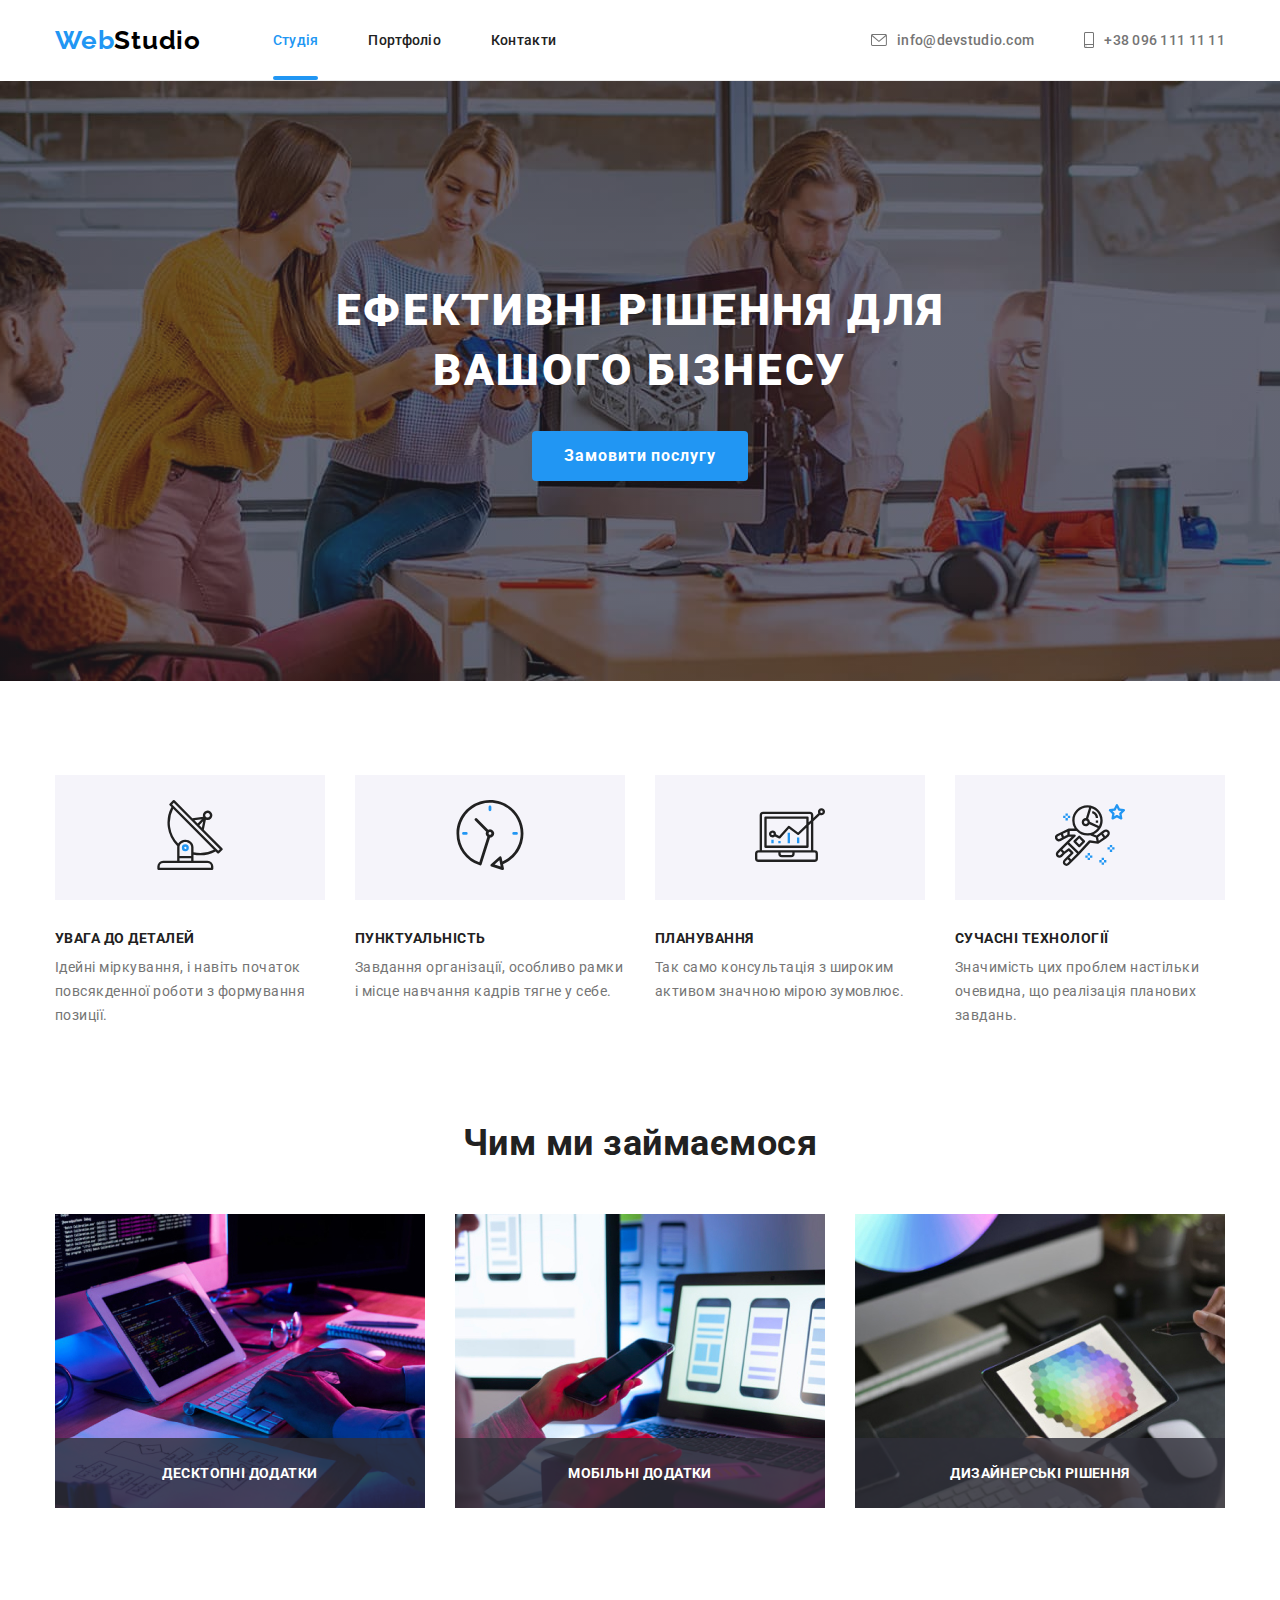
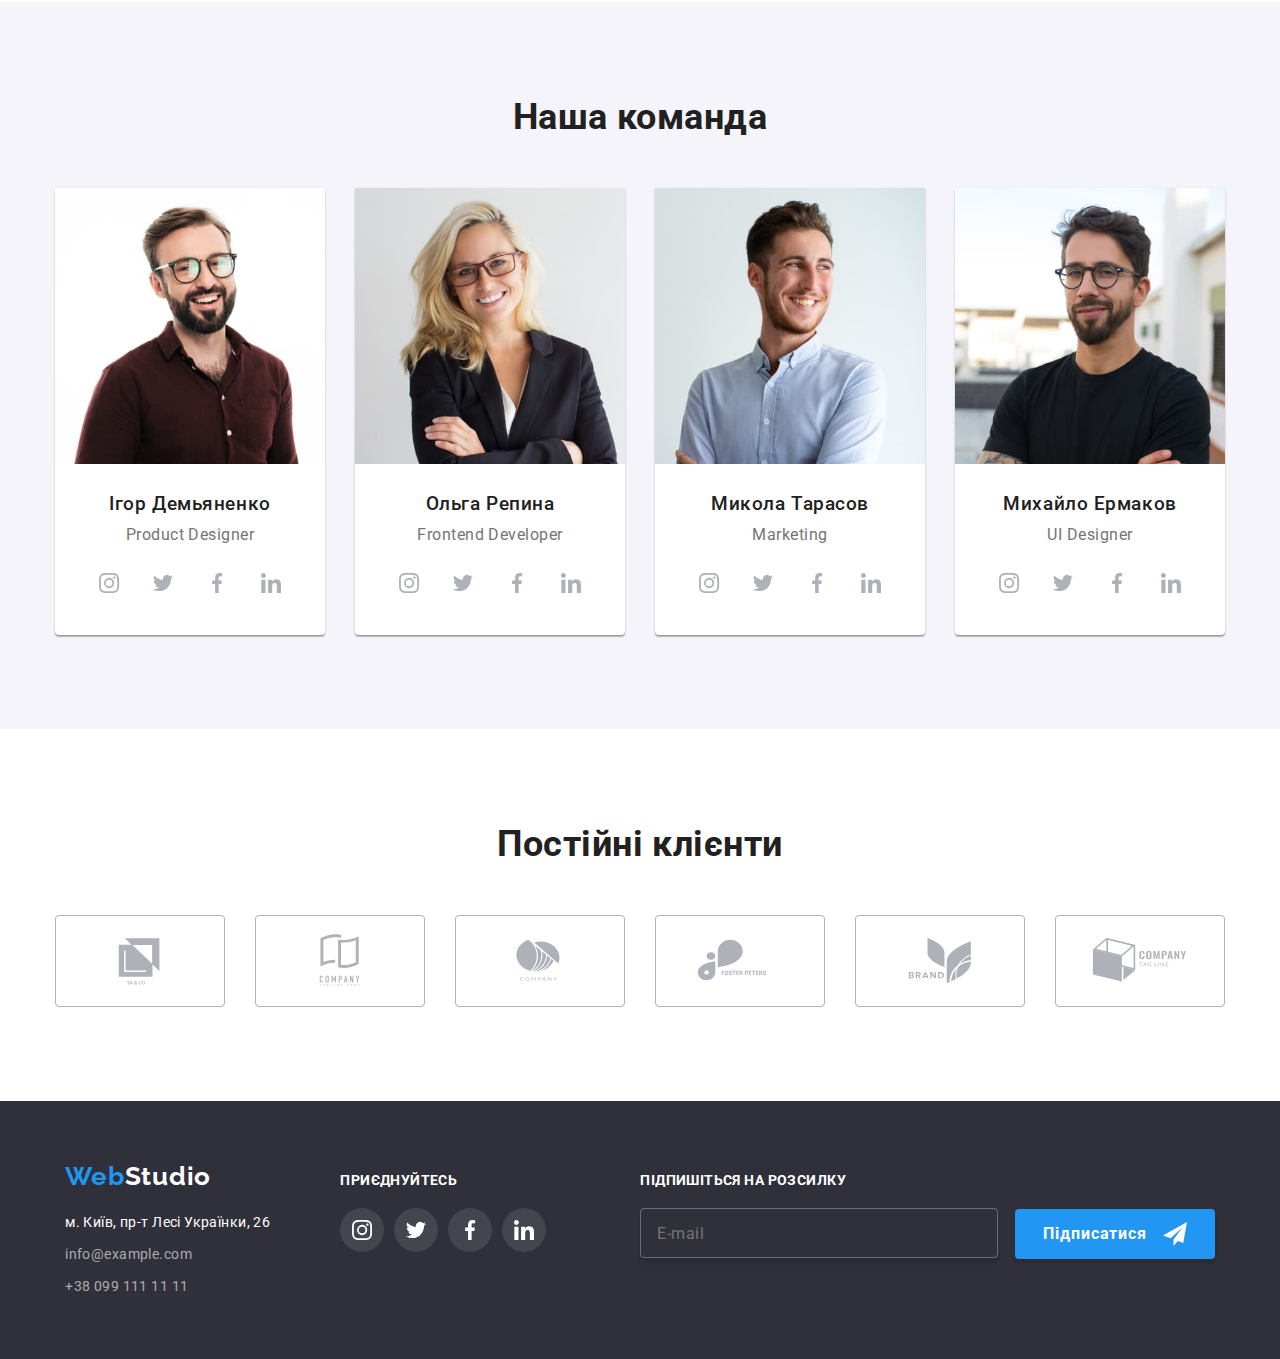
<file: index.html>
<!DOCTYPE html>
<html lang="uk">
  <head>
    <meta charset="UTF-8" />
    <meta http-equiv="X-UA-Compatible" content="IE=edge" />
    <meta name="viewport" content="width=device-width, initial-scale=1.0" />

    <link rel="preconnect" href="https://fonts.googleapis.com" />
    <link rel="preconnect" href="https://fonts.gstatic.com" crossorigin />
    <link
      href="https://fonts.googleapis.com/css2?family=Raleway:wght@700&family=Roboto:wght@400;500;700;900&display=swap"
      rel="stylesheet"
    />

    <link rel="stylesheet" href="./css/main.min.css" />

    <title>WebStudio</title>
  </head>

  <body>
    <header>
      <div class="container header">
        <a class="logo header__logo" href="./index.html"
          ><span class="logo__span">Web</span>Studio</a
        >

        <div class="menu-container" id="menu-container" data-menu>
          <nav class="header-nav">
            <ul class="header-nav__list">
              <li class="header-nav__item">
                <a class="header-link header-link--current-page" href="./index.html">Студія</a>
              </li>
              <li class="header-nav__item">
                <a class="header-link" href="./portfolio.html">Портфоліо</a>
              </li>
              <li class="header-nav__item"><a class="header-link" href="#">Контакти</a></li>
            </ul>
          </nav>

          <ul class="header-contacts">
            <li class="header-contacts__item">
              <a class="header-link header-link__header-contacts" href="mailto:info@devstudio.com">
                <svg class="header-contacts__icon" aria-hidden="true">
                  <use href="./images/icons.svg#icon-envelope"></use>
                </svg>
                info@devstudio.com</a
              >
            </li>
            <li class="header-contacts__item">
              <a class="header-link header-link__header-contacts" href="tel:+380961111111">
                <svg
                  class="header-contacts__icon header-contacts__icon--smartfone"
                  aria-hidden="true"
                >
                  <use href="./images/icons.svg#icon-smartphone"></use>
                </svg>
                +38 096 111 11 11</a
              >
            </li>
          </ul>

          <div class="header-socials">
            <a class="header-socials__link" href="https://www.instagram.com/">Instagram</a>
            <a class="header-socials__link" href="https://twitter.com/">Twitter</a>
            <a class="header-socials__link" href="https://www.facebook.com/">Facebook</a>
            <a class="header-socials__link" href="https://www.linkedin.com/">LinkedIn</a>
          </div>
        </div>

        <button
          type="button"
          class="menu-button"
          aria-label="перемикач мобільного меню"
          aria-controls="menu-container"
          aria-expanded="false"
          data-menu-button
        >
          <svg width="40" height="40">
            <use class="icon-menu" href="./images/icons.svg#icon-menu"></use>
            <use class="icon-cross" href="./images/icons.svg#icon-cross"></use>
          </svg>
        </button>
      </div>
    </header>

    <main>
      <!-- hero -->
      <section class="section hero">
        <div class="container">
          <h1 class="hero__title">Ефективні рішення для вашого бізнесу</h1>
          <button class="hero__button" type="button" data-modal-open>Замовити послугу</button>
        </div>
      </section>

      <!-- advantages -->
      <section class="section advantages">
        <div class="container">
          <h2 class="visually-hidden">Наші переваги</h2>

          <ul class="advantages-grid">
            <li class="advantages-grid__item">
              <div class="advantages__icon-container">
                <svg class="advantages__icon" aria-label="антена">
                  <use href="./images/icons.svg#icon-1-antenna"></use>
                </svg>
              </div>
              <h3 class="advantages__title">УВАГА ДО ДЕТАЛЕЙ</h3>
              <p class="advantages__text">
                Ідейні міркування, і навіть початок повсякденної роботи з формування позиції.
              </p>
            </li>

            <li class="advantages-grid__item">
              <div class="advantages__icon-container">
                <svg class="advantages__icon" aria-label="циферблат">
                  <use href="./images/icons.svg#icon-2-clock"></use>
                </svg>
              </div>
              <h3 class="advantages__title">ПУНКТУАЛЬНІСТЬ</h3>
              <p class="advantages__text">
                Завдання організації, особливо рамки і місце навчання кадрів тягне у себе.
              </p>
            </li>

            <li class="advantages-grid__item">
              <div class="advantages__icon-container">
                <svg class="advantages__icon" aria-label="діаграма">
                  <use href="./images/icons.svg#icon-3-diagram"></use>
                </svg>
              </div>
              <h3 class="advantages__title">ПЛАНУВАННЯ</h3>
              <p class="advantages__text">
                Так само консультація з широким активом значною мірою зумовлює.
              </p>
            </li>

            <li class="advantages-grid__item">
              <div class="advantages__icon-container">
                <svg class="advantages__icon" aria-label="астронавт">
                  <use href="./images/icons.svg#icon-4-astronaut"></use>
                </svg>
              </div>
              <h3 class="advantages__title">СУЧАСНІ ТЕХНОЛОГІЇ</h3>
              <p class="advantages__text">
                Значимість цих проблем настільки очевидна, що реалізація планових завдань.
              </p>
            </li>
          </ul>
        </div>
      </section>

      <!-- specialization -->
      <section class="section specialization">
        <div class="container">
          <h2 class="section__title">Чим ми займаємося</h2>

          <ul class="specialization-grid">
            <li class="specialization-grid__item">
              <div class="specialization__thumb">
                <img
                  srcset="
                    ./images/specialization/specialization-1-370.jpg     1x,
                    ./images/specialization/specialization-1-740@2x.jpg  2x,
                    ./images/specialization/specialization-1-1110@3x.jpg 3x
                  "
                  src="./images/specialization/specialization-1-370.jpg"
                  alt="робота за комп'ютером"
                  width="370"
                  height="294"
                />
                <p class="specialization__caption">Десктопні додатки</p>
              </div>
            </li>

            <li class="specialization-grid__item">
              <div class="specialization__thumb">
                <img
                  srcset="
                    ./images/specialization/specialization-2-370.jpg     1x,
                    ./images/specialization/specialization-2-740@2x.jpg  2x,
                    ./images/specialization/specialization-2-1110@3x.jpg 3x
                  "
                  src="./images/specialization/specialization-2-370.jpg"
                  alt="робота за комп'ютером"
                  width="370"
                  height="294"
                />
                <p class="specialization__caption">Мобільні додатки</p>
              </div>
            </li>

            <li class="specialization-grid__item">
              <div class="specialization__thumb">
                <img
                  srcset="
                    ./images/specialization/specialization-3-370.jpg     1x,
                    ./images/specialization/specialization-3-740@2x.jpg  2x,
                    ./images/specialization/specialization-3-1110@3x.jpg 3x
                  "
                  src="./images/specialization/specialization-3-370.jpg"
                  alt="робота з кольором"
                  width="370"
                  height="294"
                />
                <p class="specialization__caption">Дизайнерські рішення</p>
              </div>
            </li>
          </ul>
        </div>
      </section>

      <!-- team -->
      <section class="section team">
        <div class="container">
          <h2 class="section__title">Наша команда</h2>

          <ul class="team-grid">
            <li class="team-grid__item">
              <img
                srcset="
                  ./images/team/team-1-450.jpg     1x,
                  ./images/team/team-1-900@2x.jpg  2x,
                  ./images/team/team-1-1350@3x.jpg 3x
                "
                src="./images/team/team-1-450.jpg"
                alt="Ігор Демьяненко"
                width="450"
                height="460"
              />
              <h3 class="team__member-name">Ігор Демьяненко</h3>
              <p class="team__member-position">Product Designer</p>

              <ul class="socials">
                <li class="socials__item">
                  <a href="#" class="socials__link">
                    <svg class="socials__icon" aria-label="instagram">
                      <use href="./images/icons.svg#icon-1-instagram"></use>
                    </svg>
                  </a>
                </li>

                <li class="socials__item">
                  <a href="#" class="socials__link">
                    <svg class="socials__icon" aria-label="twitter">
                      <use href="./images/icons.svg#icon-2-twitter"></use>
                    </svg>
                  </a>
                </li>

                <li class="socials__item">
                  <a href="#" class="socials__link">
                    <svg class="socials__icon" aria-label="facebook">
                      <use href="./images/icons.svg#icon-3-facebook"></use>
                    </svg>
                  </a>
                </li>

                <li class="socials__item">
                  <a href="#" class="socials__link">
                    <svg class="socials__icon" aria-label="linkedin">
                      <use href="./images/icons.svg#icon-4-linkedin"></use>
                    </svg>
                  </a>
                </li>
              </ul>
            </li>

            <li class="team-grid__item">
              <img
                srcset="
                  ./images/team/team-2-450.jpg     1x,
                  ./images/team/team-2-900@2x.jpg  2x,
                  ./images/team/team-2-1350@3x.jpg 3x
                "
                src="./images/team//team-2-450.jpg"
                alt="Ольга Репина"
                width="450"
                height="460"
              />
              <h3 class="team__member-name">Ольга Репина</h3>
              <p class="team__member-position">Frontend Developer</p>

              <ul class="socials">
                <li class="socials__item">
                  <a href="#" class="socials__link">
                    <svg class="socials__icon" aria-label="instagram">
                      <use href="./images/icons.svg#icon-1-instagram"></use>
                    </svg>
                  </a>
                </li>

                <li class="socials__item">
                  <a href="#" class="socials__link">
                    <svg class="socials__icon" aria-label="twitter">
                      <use href="./images/icons.svg#icon-2-twitter"></use>
                    </svg>
                  </a>
                </li>

                <li class="socials__item">
                  <a href="#" class="socials__link">
                    <svg class="socials__icon" aria-label="facebook">
                      <use href="./images/icons.svg#icon-3-facebook"></use>
                    </svg>
                  </a>
                </li>

                <li class="socials__item">
                  <a href="#" class="socials__link">
                    <svg class="socials__icon" aria-label="linkedin">
                      <use href="./images/icons.svg#icon-4-linkedin"></use>
                    </svg>
                  </a>
                </li>
              </ul>
            </li>

            <li class="team-grid__item">
              <img
                srcset="
                  ./images/team/team-3-450.jpg     1x,
                  ./images/team/team-3-900@2x.jpg  2x,
                  ./images/team/team-3-1350@3x.jpg 3x
                "
                src="./images/team/team-3-450.jpg"
                alt="Микола Тарасов"
                width="450"
                height="460"
              />
              <h3 class="team__member-name">Микола Тарасов</h3>
              <p class="team__member-position">Marketing</p>

              <ul class="socials">
                <li class="socials__item">
                  <a href="#" class="socials__link">
                    <svg class="socials__icon" aria-label="instagram">
                      <use href="./images/icons.svg#icon-1-instagram"></use>
                    </svg>
                  </a>
                </li>

                <li class="socials__item">
                  <a href="#" class="socials__link">
                    <svg class="socials__icon" aria-label="twitter">
                      <use href="./images/icons.svg#icon-2-twitter"></use>
                    </svg>
                  </a>
                </li>

                <li class="socials__item">
                  <a href="#" class="socials__link">
                    <svg class="socials__icon" aria-label="facebook">
                      <use href="./images/icons.svg#icon-3-facebook"></use>
                    </svg>
                  </a>
                </li>

                <li class="socials__item">
                  <a href="#" class="socials__link">
                    <svg class="socials__icon" aria-label="linkedin">
                      <use href="./images/icons.svg#icon-4-linkedin"></use>
                    </svg>
                  </a>
                </li>
              </ul>
            </li>

            <li class="team-grid__item">
              <img
                srcset="
                  ./images/team/team-4-450.jpg     1x,
                  ./images/team/team-4-900@2x.jpg  2x,
                  ./images/team/team-4-1350@3x.jpg 3x
                "
                src="./images/team/team-4-450.jpg"
                alt="Михайло Ермаков"
                width="450"
                height="460"
              />
              <h3 class="team__member-name">Михайло Ермаков</h3>
              <p class="team__member-position">UI Designer</p>

              <ul class="socials">
                <li class="socials__item">
                  <a href="#" class="socials__link">
                    <svg class="socials__icon" aria-label="instagram">
                      <use href="./images/icons.svg#icon-1-instagram"></use>
                    </svg>
                  </a>
                </li>

                <li class="socials__item">
                  <a href="#" class="socials__link">
                    <svg class="socials__icon" aria-label="twitter">
                      <use href="./images/icons.svg#icon-2-twitter"></use>
                    </svg>
                  </a>
                </li>

                <li class="socials__item">
                  <a href="#" class="socials__link">
                    <svg class="socials__icon" aria-label="facebook">
                      <use href="./images/icons.svg#icon-3-facebook"></use>
                    </svg>
                  </a>
                </li>

                <li class="socials__item">
                  <a href="#" class="socials__link">
                    <svg class="socials__icon" aria-label="linkedin">
                      <use href="./images/icons.svg#icon-4-linkedin"></use>
                    </svg>
                  </a>
                </li>
              </ul>
            </li>
          </ul>
        </div>
      </section>

      <!-- clients -->
      <section class="section clients">
        <div class="container">
          <h2 class="section__title">Постійні клієнти</h2>

          <ul class="clients-grid">
            <li class="clients-grid__item">
              <a href="#" class="clients__link">
                <svg class="clients__icon" aria-label="перехід на сайт компанії yaco">
                  <use href="./images/icons.svg#icon-1-yaco"></use>
                </svg>
              </a>
            </li>

            <li class="clients-grid__item">
              <a href="#" class="clients__link">
                <svg class="clients__icon" aria-label="перехід на сайт компанії TLH">
                  <use href="./images/icons.svg#icon-2-tlh"></use>
                </svg>
              </a>
            </li>

            <li class="clients-grid__item">
              <a href="#" class="clients__link">
                <svg class="clients__icon" aria-label="перехід на сайт компанії Company">
                  <use href="./images/icons.svg#icon-3-company"></use>
                </svg>
              </a>
            </li>

            <li class="clients-grid__item">
              <a href="#" class="clients__link">
                <svg class="clients__icon" aria-label="перехід на сайт компанії Foster Peter">
                  <use href="./images/icons.svg#icon-4-foster"></use>
                </svg>
              </a>
            </li>

            <li class="clients-grid__item">
              <a href="#" class="clients__link">
                <svg class="clients__icon" aria-label="перехід на сайт компанії Brand">
                  <use href="./images/icons.svg#icon-5-brand"></use>
                </svg>
              </a>
            </li>

            <li class="clients-grid__item">
              <a href="#" class="clients__link">
                <svg class="clients__icon" aria-label="перехід на сайт компанії Tag Line">
                  <use href="./images/icons.svg#icon-6-tlc"></use>
                </svg>
              </a>
            </li>
          </ul>
        </div>
      </section>
    </main>

    <footer class="footer">
      <div class="container footer-flex">
        <div class="footer-contacts__wrapper">
          <a class="logo footer__logo" href="./index.html"
            ><span class="logo__span">Web</span>Studio</a
          >

          <address class="footer-contacts">
            <ul class="footer-contacts__list">
              <li>
                <a
                  class="footer-contacts__link--address"
                  href="https://goo.gl/maps/piqngm7oDQpEDh6u6"
                  target="_blank"
                  rel="noopener nofollow noreferrer"
                  >м. Київ, пр-т Лесі Українки, 26</a
                >
              </li>

              <li class="footer-contacts__item">
                <a class="footer-contacts__link" href="mailto:info@example.com">info@example.com</a>
              </li>

              <li class="footer-contacts__item">
                <a class="footer-contacts__link" href="tel:+380991111111">+38 099 111 11 11</a>
              </li>
            </ul>
          </address>
        </div>

        <div>
          <p class="socials__text">приєднуйтесь</p>
          <ul class="socials">
            <li class="socials__item">
              <a href="#" class="socials__link socials__link--footer">
                <svg class="socials__icon socials__icon--footer" aria-label="instagram">
                  <use href="./images/icons.svg#icon-1-instagram"></use>
                </svg>
              </a>
            </li>

            <li class="socials__item">
              <a href="#" class="socials__link socials__link--footer">
                <svg class="socials__icon socials__icon--footer" aria-label="twitter">
                  <use href="./images/icons.svg#icon-2-twitter"></use>
                </svg>
              </a>
            </li>

            <li class="socials__item">
              <a href="#" class="socials__link socials__link--footer">
                <svg class="socials__icon socials__icon--footer" aria-label="facebook">
                  <use href="./images/icons.svg#icon-3-facebook"></use>
                </svg>
              </a>
            </li>

            <li class="socials__item">
              <a href="#" class="socials__link socials__link--footer">
                <svg class="socials__icon socials__icon--footer" aria-label="linkedin">
                  <use href="./images/icons.svg#icon-4-linkedin"></use>
                </svg>
              </a>
            </li>
          </ul>
        </div>

        <form name="signup-form" class="signup-form">
          <p class="signup-form__caption">Підпишіться на розсилку</p>
          <label>
            <input class="signup-form__input" type="email" name="email" placeholder="E-mail" />
          </label>
          <button class="signup-form__button" type="submit">
            Підписатися
            <svg class="signup-form__button-svg" width="24" height="24">
              <use href="./images/icons.svg#icon-send"></use>
            </svg>
          </button>
        </form>
      </div>
    </footer>

    <div class="backdrop is-hidden" data-modal>
      <div class="modal">
        <button class="modal__button-close" type="button" data-modal-close>
          <svg class="modal__button-close-icon" width="11" height="11">
            <use href="./images/icons.svg#icon-close"></use>
          </svg>
        </button>

        <form class="callback-form">
          <h2 class="callback-form__title">Залиште свої дані, ми вам зателефонуємо</h2>

          <label class="callback-form__input-label" for="name">Ім'я</label>
          <div class="callback-form__input-wrapper">
            <input class="callback-form__input" type="text" name="name" id="name" />
            <svg class="callback-form__input-icon" aria-hidden="true">
              <use href="./images/icons.svg#icon-person"></use>
            </svg>
          </div>

          <label class="callback-form__input-label" for="tel">Телефон</label>
          <div class="callback-form__input-wrapper">
            <input class="callback-form__input" type="tel" name="tel" id="tel" />
            <svg class="callback-form__input-icon" aria-hidden="true">
              <use href="./images/icons.svg#icon-phone"></use>
            </svg>
          </div>

          <label class="callback-form__input-label" for="email">Пошта</label>
          <div class="callback-form__input-wrapper">
            <input class="callback-form__input" type="email" name="email" id="email" />
            <svg class="callback-form__input-icon" aria-hidden="true">
              <use href="./images/icons.svg#icon-email"></use>
            </svg>
          </div>

          <label class="callback-form__input-label" for="comment">Коментар</label>
          <textarea
            class="callback-form__input callback-form__input--textarea-comment"
            name="comment"
            id="comment"
            placeholder="Введіть текст"
          ></textarea>

          <label class="callback-form__user-consent-label">
            <input class="callback-form__input-checkbox" type="checkbox" name="user-consent" />
            <svg class="callback-form__icon-check">
              <use href="./images/icons.svg#icon-check"></use>
            </svg>
            <span
              >Погоджуюся з розсилкою та приймаю
              <a class="callback-form__agreement-link" href="">Умови договору</a></span
            >
          </label>

          <button type="submit" class="callback-form__button-submit">Відправити</button>
        </form>
      </div>
    </div>

    <script src="./js/modal.js"></script>
    <script src="./js/menu.js"></script>
  </body>
</html>
</file>
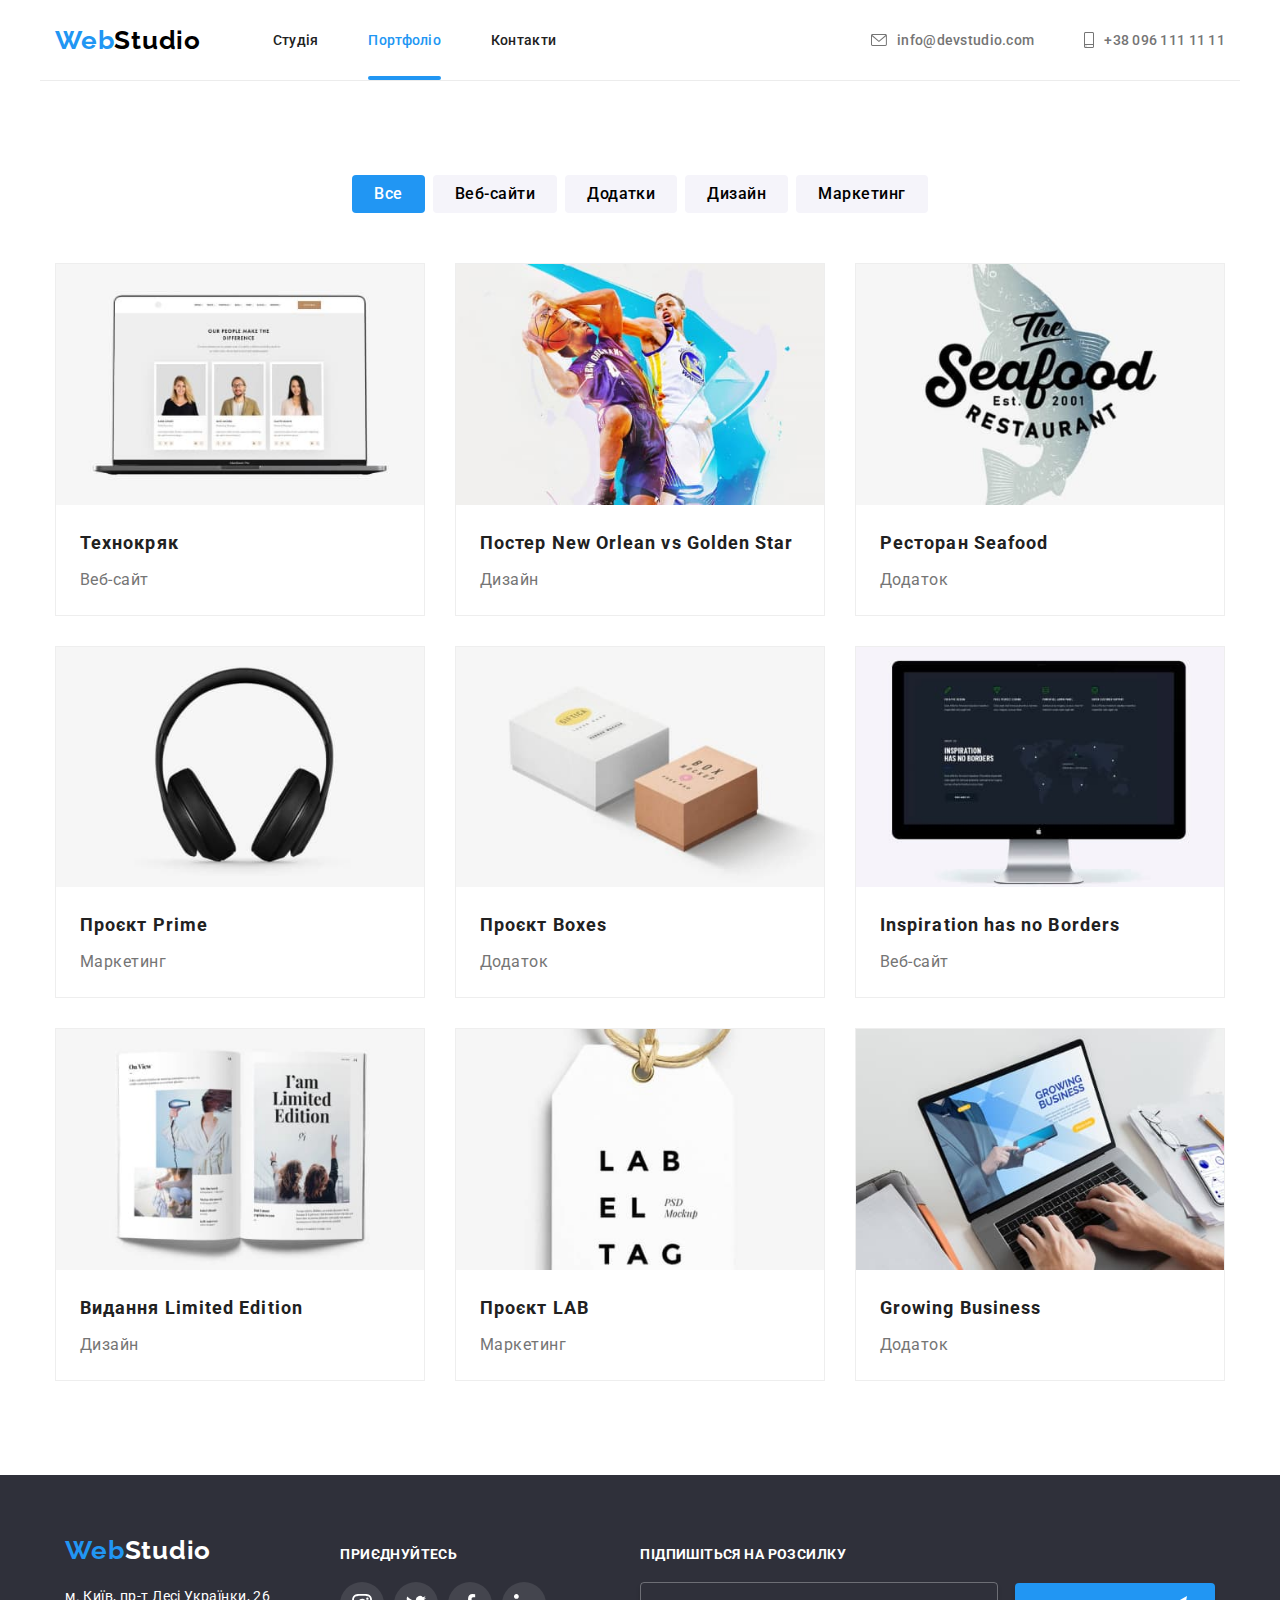
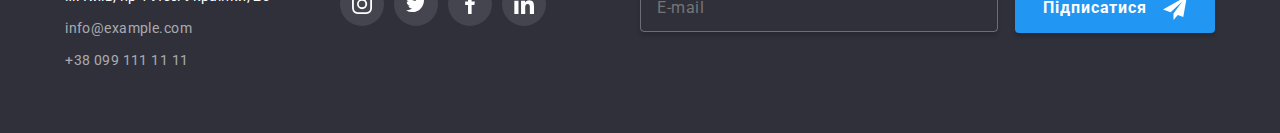
<file: portfolio.html>
<!DOCTYPE html>
<html lang="uk">
  <head>
    <meta charset="UTF-8" />
    <meta http-equiv="X-UA-Compatible" content="IE=edge" />
    <meta name="viewport" content="width=device-width, initial-scale=1.0" />

    <link rel="preconnect" href="https://fonts.googleapis.com" />
    <link rel="preconnect" href="https://fonts.gstatic.com" crossorigin />
    <link
      href="https://fonts.googleapis.com/css2?family=Raleway:wght@700&family=Roboto:wght@400;500;700;900&display=swap"
      rel="stylesheet"
    />

    <link rel="stylesheet" href="./css/main.min.css" />

    <title>Portfolio</title>
  </head>

  <body>
    <header>
      <div class="container header">
        <a class="logo header__logo" href="./index.html"
          ><span class="logo__span">Web</span>Studio</a
        >

        <div class="menu-container" id="menu-container" data-menu>
          <nav class="header-nav">
            <ul class="header-nav__list">
              <li class="header-nav__item">
                <a class="header-link" href="./index.html">Студія</a>
              </li>
              <li class="header-nav__item">
                <a class="header-link header-link--current-page" href="./portfolio.html"
                  >Портфоліо</a
                >
              </li>
              <li class="header-nav__item"><a class="header-link" href="#">Контакти</a></li>
            </ul>
          </nav>

          <ul class="header-contacts">
            <li class="header-contacts__item">
              <a class="header-link header-link__header-contacts" href="mailto:info@devstudio.com">
                <svg class="header-contacts__icon" aria-hidden="true">
                  <use href="./images/icons.svg#icon-envelope"></use>
                </svg>
                info@devstudio.com</a
              >
            </li>
            <li class="header-contacts__item">
              <a class="header-link header-link__header-contacts" href="tel:+380961111111">
                <svg
                  class="header-contacts__icon header-contacts__icon--smartfone"
                  aria-hidden="true"
                >
                  <use href="./images/icons.svg#icon-smartphone"></use>
                </svg>
                +38 096 111 11 11</a
              >
            </li>
          </ul>

          <div class="header-socials">
            <a class="header-socials__link" href="https://www.instagram.com/">Instagram</a>
            <a class="header-socials__link" href="https://twitter.com/">Twitter</a>
            <a class="header-socials__link" href="https://www.facebook.com/">Facebook</a>
            <a class="header-socials__link" href="https://www.linkedin.com/">LinkedIn</a>
          </div>
        </div>

        <button
          type="button"
          class="menu-button"
          aria-label="перемикач мобільного меню"
          aria-controls="menu-container"
          aria-expanded="false"
          data-menu-button
        >
          <svg width="40" height="40">
            <use class="icon-menu" href="./images/icons.svg#icon-menu"></use>
            <use class="icon-cross" href="./images/icons.svg#icon-cross"></use>
          </svg>
        </button>
      </div>
    </header>

    <main>
      <!-- cases -->
      <section class="section cases">
        <div class="container">
          <h1 class="visually-hidden">Галерея проектів</h1>

          <ul class="btn-grid">
            <li class="btn-grid__item">
              <button class="btn btn__start" type="button">Все</button>
            </li>
            <li class="btn-grid__item">
              <button type="button" class="btn">Веб-сайти</button>
            </li>
            <li class="btn-grid__item">
              <button type="button" class="btn">Додатки</button>
            </li>
            <li class="btn-grid__item"><button type="button" class="btn">Дизайн</button></li>
            <li class="btn-grid__item">
              <button type="button" class="btn">Маркетинг</button>
            </li>
          </ul>

          <ul class="cases-grid">
            <li class="cases-grid__item">
              <a href="#" class="case__link">
                <div class="case__thumb">
                  <img
                    srcset="
                      ./images/cases/case-1-450.jpg     1x,
                      ./images/cases/case-1-900@2x.jpg  2x,
                      ./images/cases/case-1-1350@3x.jpg 3x
                    "
                    src="./images/cases/case-1-450.jpg"
                    alt="сторінка веб-сайту на екрані ноутбука"
                    width="450"
                    height="294"
                  />
                  <div class="case__description">
                    <p class="case__description-text">
                      Ресурс пропонує комплексні пропозиції з різним рівнем функціоналу та сервісів.
                      Все це дозволить відвідувачу отримати вичерпні відомості про компанію чи
                      приватну особу.
                    </p>
                  </div>
                </div>
                <h2 class="case__title">Технокряк</h2>
                <p class="case__category">Веб-сайт</p>
              </a>
            </li>

            <li class="cases-grid__item">
              <a href="#" class="case__link">
                <div class="case__thumb">
                  <img
                    srcset="
                      ./images/cases/case-2-450.jpg     1x,
                      ./images/cases/case-2-900@2x.jpg  2x,
                      ./images/cases/case-2-1350@3x.jpg 3x
                    "
                    src="./images/cases/case-2-450.jpg"
                    alt="два спортсмени грають в баскетбол"
                    width="450"
                    height="294"
                  />
                  <div class="case__description">
                    <p class="case__description-text">
                      Ресурс пропонує комплексні пропозиції з різним рівнем функціоналу та сервісів.
                      Все це дозволить відвідувачу отримати вичерпні відомості про компанію чи
                      приватну особу.
                    </p>
                  </div>
                </div>
                <h2 class="case__title">Постер New Orlean vs Golden Star</h2>
                <p class="case__category">Дизайн</p>
              </a>
            </li>

            <li class="cases-grid__item">
              <a href="#" class="case__link">
                <div class="case__thumb">
                  <img
                    srcset="
                      ./images/cases/case-3-450.jpg     1x,
                      ./images/cases/case-3-900@2x.jpg  2x,
                      ./images/cases/case-3-1350@3x.jpg 3x
                    "
                    src="./images/cases/case-3-450.jpg"
                    alt="емблема морського ресторану"
                    width="450"
                    height="294"
                  />
                  <div class="case__description">
                    <p class="case__description-text">
                      Ресурс пропонує комплексні пропозиції з різним рівнем функціоналу та сервісів.
                      Все це дозволить відвідувачу отримати вичерпні відомості про компанію чи
                      приватну особу.
                    </p>
                  </div>
                </div>
                <h2 class="case__title">Ресторан Seafood</h2>
                <p class="case__category">Додаток</p>
              </a>
            </li>

            <li class="cases-grid__item">
              <a href="#" class="case__link">
                <div class="case__thumb">
                  <img
                    srcset="
                      ./images/cases/case-4-450.jpg     1x,
                      ./images/cases/case-4-900@2x.jpg  2x,
                      ./images/cases/case-4-1350@3x.jpg 3x
                    "
                    src="./images/cases/case-4-450.jpg"
                    alt="навушники"
                    width="450"
                    height="294"
                  />
                  <div class="case__description">
                    <p class="case__description-text">
                      Ресурс пропонує комплексні пропозиції з різним рівнем функціоналу та сервісів.
                      Все це дозволить відвідувачу отримати вичерпні відомості про компанію чи
                      приватну особу.
                    </p>
                  </div>
                </div>
                <h2 class="case__title">Проєкт Prime</h2>
                <p class="case__category">Маркетинг</p>
              </a>
            </li>

            <li class="cases-grid__item">
              <a href="#" class="case__link">
                <div class="case__thumb">
                  <img
                    srcset="
                      ./images/cases/case-5-450.jpg     1x,
                      ./images/cases/case-5-900@2x.jpg  2x,
                      ./images/cases/case-5-1350@3x.jpg 3x
                    "
                    src="./images/cases/case-5-450.jpg"
                    alt="дві коробки"
                    width="450"
                    height="294"
                  />
                  <div class="case__description">
                    <p class="case__description-text">
                      Ресурс пропонує комплексні пропозиції з різним рівнем функціоналу та сервісів.
                      Все це дозволить відвідувачу отримати вичерпні відомості про компанію чи
                      приватну особу.
                    </p>
                  </div>
                </div>
                <h2 class="case__title">Проєкт Boxes</h2>
                <p class="case__category">Додаток</p>
              </a>
            </li>

            <li class="cases-grid__item">
              <a href="#" class="case__link">
                <div class="case__thumb">
                  <img
                    srcset="
                      ./images/cases/case-6-450.jpg     1x,
                      ./images/cases/case-6-900@2x.jpg  2x,
                      ./images/cases/case-6-1350@3x.jpg 3x
                    "
                    src="./images/cases/case-6-450.jpg"
                    alt="сторінка веб-сайту на екрані монітору"
                    width="450"
                    height="294"
                  />
                  <div class="case__description">
                    <p class="case__description-text">
                      Ресурс пропонує комплексні пропозиції з різним рівнем функціоналу та сервісів.
                      Все це дозволить відвідувачу отримати вичерпні відомості про компанію чи
                      приватну особу.
                    </p>
                  </div>
                </div>
                <h2 class="case__title">Inspiration has no Borders</h2>
                <p class="case__category">Веб-сайт</p>
              </a>
            </li>

            <li class="cases-grid__item">
              <a href="#" class="case__link">
                <div class="case__thumb">
                  <img
                    srcset="
                      ./images/cases/case-7-450.jpg     1x,
                      ./images/cases/case-7-900@2x.jpg  2x,
                      ./images/cases/case-7-1350@3x.jpg 3x
                    "
                    src="./images/cases/case-7-450.jpg"
                    alt="розгорнутий журнал"
                    width="450"
                    height="294"
                  />
                  <div class="case__description">
                    <p class="case__description-text">
                      Ресурс пропонує комплексні пропозиції з різним рівнем функціоналу та сервісів.
                      Все це дозволить відвідувачу отримати вичерпні відомості про компанію чи
                      приватну особу.
                    </p>
                  </div>
                </div>
                <h2 class="case__title">Видання Limited Edition</h2>
                <p class="case__category">Дизайн</p>
              </a>
            </li>

            <li class="cases-grid__item">
              <a href="#" class="case__link">
                <div class="case__thumb">
                  <img
                    srcset="
                      ./images/cases/case-8-450.jpg     1x,
                      ./images/cases/case-8-900@2x.jpg  2x,
                      ./images/cases/case-8-1350@3x.jpg 3x
                    "
                    src="./images/cases/case-8-450.jpg"
                    alt="ярлик"
                    width="450"
                    height="294"
                  />
                  <div class="case__description">
                    <p class="case__description-text">
                      Ресурс пропонує комплексні пропозиції з різним рівнем функціоналу та сервісів.
                      Все це дозволить відвідувачу отримати вичерпні відомості про компанію чи
                      приватну особу.
                    </p>
                  </div>
                </div>
                <h2 class="case__title">Проєкт LAB</h2>
                <p class="case__category">Маркетинг</p>
              </a>
            </li>

            <li class="cases-grid__item">
              <a href="#" class="case__link">
                <div class="case__thumb">
                  <img
                    srcset="
                      ./images/cases/case-9-450.jpg     1x,
                      ./images/cases/case-9-900@2x.jpg  2x,
                      ./images/cases/case-9-1350@3x.jpg 3x
                    "
                    src="./images/cases/case-9-450.jpg"
                    alt="сторінка веб-сайту на екрані ноутбуку"
                    width="450"
                    height="294"
                  />
                  <div class="case__description">
                    <p class="case__description-text">
                      Ресурс пропонує комплексні пропозиції з різним рівнем функціоналу та сервісів.
                      Все це дозволить відвідувачу отримати вичерпні відомості про компанію чи
                      приватну особу.
                    </p>
                  </div>
                </div>
                <h2 class="case__title">Growing Business</h2>
                <p class="case__category">Додаток</p>
              </a>
            </li>
          </ul>
        </div>
      </section>
    </main>

    <footer class="footer">
      <div class="container footer-flex">
        <div class="footer-contacts__wrapper">
          <a class="logo footer__logo" href="./index.html"
            ><span class="logo__span">Web</span>Studio</a
          >

          <address class="footer-contacts">
            <ul class="footer-contacts__list">
              <li>
                <a
                  class="footer-contacts__link--address"
                  href="https://goo.gl/maps/piqngm7oDQpEDh6u6"
                  target="_blank"
                  rel="noopener nofollow noreferrer"
                  >м. Київ, пр-т Лесі Українки, 26</a
                >
              </li>

              <li class="footer-contacts__item">
                <a class="footer-contacts__link" href="mailto:info@example.com">info@example.com</a>
              </li>

              <li class="footer-contacts__item">
                <a class="footer-contacts__link" href="tel:+380991111111">+38 099 111 11 11</a>
              </li>
            </ul>
          </address>
        </div>

        <div>
          <p class="socials__text">приєднуйтесь</p>
          <ul class="socials">
            <li class="socials__item">
              <a href="#" class="socials__link socials__link--footer">
                <svg class="socials__icon socials__icon--footer" aria-label="instagram">
                  <use href="./images/icons.svg#icon-1-instagram"></use>
                </svg>
              </a>
            </li>

            <li class="socials__item">
              <a href="#" class="socials__link socials__link--footer">
                <svg class="socials__icon socials__icon--footer" aria-label="twitter">
                  <use href="./images/icons.svg#icon-2-twitter"></use>
                </svg>
              </a>
            </li>

            <li class="socials__item">
              <a href="#" class="socials__link socials__link--footer">
                <svg class="socials__icon socials__icon--footer" aria-label="facebook">
                  <use href="./images/icons.svg#icon-3-facebook"></use>
                </svg>
              </a>
            </li>

            <li class="socials__item">
              <a href="#" class="socials__link socials__link--footer">
                <svg class="socials__icon socials__icon--footer" aria-label="linkedin">
                  <use href="./images/icons.svg#icon-4-linkedin"></use>
                </svg>
              </a>
            </li>
          </ul>
        </div>

        <form name="signup-form" class="signup-form">
          <p class="signup-form__caption">Підпишіться на розсилку</p>
          <label>
            <input class="signup-form__input" type="email" name="email" placeholder="E-mail" />
          </label>
          <button class="signup-form__button" type="submit">
            Підписатися
            <svg class="signup-form__button-svg" width="24" height="24">
              <use href="./images/icons.svg#icon-send"></use>
            </svg>
          </button>
        </form>
      </div>
    </footer>
    <script src="./js/menu.js"></script>
  </body>
</html>
</file>
<file: css/main.min.css>
.visually-hidden{position:absolute;width:1px;height:1px;margin:-1px;border:0;padding:0;white-space:nowrap;-webkit-clip-path:inset(100%);clip-path:inset(100%);clip:rect(0 0 0 0);overflow:hidden}/*! modern-normalize v1.1.0 | MIT License | https://github.com/sindresorhus/modern-normalize */*,::before,::after{-webkit-box-sizing:border-box;box-sizing:border-box}html{line-height:1.15;-webkit-text-size-adjust:100%;-moz-tab-size:4;-o-tab-size:4;tab-size:4}body{margin:0;font-family:system-ui,-apple-system,"Segoe UI",Roboto,Helvetica,Arial,sans-serif,"Apple Color Emoji","Segoe UI Emoji"}hr{height:0;color:inherit}abbr[title]{-webkit-text-decoration:underline dotted;text-decoration:underline dotted}b,strong{font-weight:bolder}code,kbd,samp,pre{font-family:ui-monospace,SFMono-Regular,Consolas,"Liberation Mono",Menlo,monospace;font-size:1em}small{font-size:80%}sub,sup{font-size:75%;line-height:0;position:relative;vertical-align:baseline}sub{bottom:-0.25em}sup{top:-0.5em}table{text-indent:0;border-color:inherit}button,input,optgroup,select,textarea{font-family:inherit;font-size:100%;line-height:1.15;margin:0}button,select{text-transform:none}button,[type=button],[type=reset],[type=submit]{-webkit-appearance:button}::-moz-focus-inner{border-style:none;padding:0}:-moz-focusring{outline:1px dotted ButtonText}:-moz-ui-invalid{box-shadow:none}legend{padding:0}progress{vertical-align:baseline}::-webkit-inner-spin-button,::-webkit-outer-spin-button{height:auto}[type=search]{-webkit-appearance:textfield;outline-offset:-2px}::-webkit-search-decoration{-webkit-appearance:none}::-webkit-file-upload-button{-webkit-appearance:button;font:inherit}summary{display:list-item}html{-webkit-box-sizing:border-box;box-sizing:border-box}*,*::after,*::before{-webkit-box-sizing:inherit;box-sizing:inherit}h1,h2,h3,h4,h5,h6,p{margin-top:0}ul{list-style:none;padding-left:0;margin:0}a{text-decoration:none;color:inherit}img{display:block;max-width:100%;height:auto}address{font-style:normal}body{font-family:"Roboto",sans-serif;font-size:16px;font-weight:400;line-height:1.17;letter-spacing:.03em;color:#212121;background-color:#fff}body.modal-open{overflow-y:hidden}.container{margin:0 auto;padding:0 15px}@media screen and (min-width: 480px){.container{width:480px}}@media screen and (min-width: 768px){.container{width:768px}}@media screen and (min-width: 1200px){.container{width:1200px}}@media screen and (max-width: 320){.container{overflow:auto}}.section{padding-top:60px;padding-bottom:60px}@media screen and (min-width: 1200px){.section{padding-top:94px;padding-bottom:94px}}.section__title{font-size:28px;font-weight:700;text-align:center;margin-bottom:50px}@media screen and (min-width: 1200px){.section__title{font-size:36px}}.backdrop{position:fixed;z-index:25;top:0;left:0;width:100%;height:100%;background-color:rgba(0,0,0,.2);opacity:1;-webkit-transform:scale(1);transform:scale(1);-webkit-transition:opacity 250ms cubic-bezier(0.4, 0, 0.2, 1),visibility 250ms cubic-bezier(0.4, 0, 0.2, 1),-webkit-transform 250ms cubic-bezier(0.4, 0, 0.2, 1);transition:opacity 250ms cubic-bezier(0.4, 0, 0.2, 1),visibility 250ms cubic-bezier(0.4, 0, 0.2, 1),-webkit-transform 250ms cubic-bezier(0.4, 0, 0.2, 1);transition:opacity 250ms cubic-bezier(0.4, 0, 0.2, 1),visibility 250ms cubic-bezier(0.4, 0, 0.2, 1),transform 250ms cubic-bezier(0.4, 0, 0.2, 1);transition:opacity 250ms cubic-bezier(0.4, 0, 0.2, 1),visibility 250ms cubic-bezier(0.4, 0, 0.2, 1),transform 250ms cubic-bezier(0.4, 0, 0.2, 1),-webkit-transform 250ms cubic-bezier(0.4, 0, 0.2, 1)}.backdrop.is-hidden{opacity:0;visibility:hidden;pointer-events:none;-webkit-transform:scale(0.9);transform:scale(0.9)}.modal{position:absolute;top:50%;left:50%;-webkit-transform:translate(-50%, -50%);transform:translate(-50%, -50%);width:95%;min-width:320px;max-width:450px;padding:40px;border:1px solid rgba(0,0,0,.1);border-radius:4px;background-color:#fff}@media screen and (max-width: 320px){.modal{overflow:scroll}}@media screen and (min-width: 1200px){.modal{height:581px;max-width:528px}}.modal__button-close{position:absolute;top:8px;right:8px;width:30px;height:30px;border:1px solid rgba(0,0,0,.1);border-radius:15px;background-color:rgba(0,0,0,0);cursor:pointer}.modal__button-close-icon{fill:#000}.modal__button-close:hover .modal__button-close-icon,.modal__button-close:focus .modal__button-close-icon{fill:#2196f3}.callback-form__title{font-size:20px;font-weight:700;line-height:1.15;letter-spacing:.03em;text-align:center;margin-bottom:12px}.callback-form__input-label{display:block;margin-bottom:4px;font-size:12px;letter-spacing:.01em;color:#757575}.callback-form__input-wrapper{position:relative;margin-bottom:10px}.callback-form__input{display:block;height:40px;width:100%;border:1px solid rgba(33,33,33,.2);border-radius:4px;padding-left:42px;-webkit-transition:border-color 250ms cubic-bezier(0.4, 0, 0.2, 1);transition:border-color 250ms cubic-bezier(0.4, 0, 0.2, 1)}.callback-form__input:focus{border:1px solid #2196f3;outline:0}.callback-form__input:focus+.callback-form__input-icon{fill:#2196f3}.callback-form__input--textarea-comment{height:120px;width:100%;resize:none;padding:12px 16px;font-size:12px;letter-spacing:.01em;margin-bottom:20px}.callback-form__input-icon{position:absolute;top:50%;left:12px;width:18px;height:18px;-webkit-transform:translateY(-50%);transform:translateY(-50%);-webkit-transition:fill 250ms cubic-bezier(0.4, 0, 0.2, 1);transition:fill 250ms cubic-bezier(0.4, 0, 0.2, 1)}.callback-form__input-checkbox{position:absolute;width:1px;height:1px;margin:-1px;border:0;padding:0;white-space:nowrap;-webkit-clip-path:inset(100%);clip-path:inset(100%);clip:rect(0 0 0 0);overflow:hidden}.callback-form__user-consent-label{display:-webkit-box;display:-ms-flexbox;display:flex;-webkit-box-align:center;-ms-flex-align:center;align-items:center;-webkit-box-pack:center;-ms-flex-pack:center;justify-content:center;margin-bottom:30px;font-size:12px}@media screen and (min-width: 1200px){.callback-form__user-consent-label{font-size:14px;line-height:1.71}}.callback-form__icon-check{display:inline-block;width:16px;height:15px;margin-right:7px;border-radius:2px;border:2px solid #212121;fill:rgba(0,0,0,0);-webkit-transition:background-color 250ms cubic-bezier(0.4, 0, 0.2, 1);transition:background-color 250ms cubic-bezier(0.4, 0, 0.2, 1)}.callback-form__input-checkbox:checked+.callback-form__icon-check{background-color:#2196f3;fill:#fff;border:0px}.callback-form__agreement-link{text-decoration:underline;color:#2196f3}.callback-form__button-submit{display:block;margin-left:auto;margin-right:auto;width:200px;height:50px;background:#2196f3;-webkit-box-shadow:0px 4px 4px rgba(0,0,0,.15);box-shadow:0px 4px 4px rgba(0,0,0,.15);border-radius:4px;border-width:0;color:#fff;font-weight:700;line-height:1.88;letter-spacing:.06em;cursor:pointer;-webkit-transition:background-color 250ms cubic-bezier(0.4, 0, 0.2, 1);transition:background-color 250ms cubic-bezier(0.4, 0, 0.2, 1)}.callback-form__button-submit:hover,.callback-form__button-submit:focus{background:#188ce8}.logo{font-family:"Raleway",sans-serif;font-weight:700;font-size:26px;letter-spacing:.03em}.logo__span{color:#2196f3}@media screen and (max-width: 1199px){.logo{font-size:24px}}.header__logo{color:#000;display:inline-block;padding-top:16px;padding-bottom:16px}.footer__logo{color:#fff}.socials{display:-webkit-box;display:-ms-flexbox;display:flex;-webkit-box-align:center;-ms-flex-align:center;align-items:center;-webkit-box-pack:center;-ms-flex-pack:center;justify-content:center;padding-bottom:30px}.socials__text{text-transform:uppercase;color:#fff;font-size:14px;font-weight:700;letter-spacing:.03em;margin-bottom:20px}.socials__item{width:44px;height:44px}.socials__item:not(:last-child){margin-right:10px}.socials__link{width:100%;height:100%;display:-webkit-box;display:-ms-flexbox;display:flex;-webkit-box-align:center;-ms-flex-align:center;align-items:center;-webkit-box-pack:center;-ms-flex-pack:center;justify-content:center;border-radius:50%;background-color:inherit;-webkit-transition-property:background-color;transition-property:background-color;-webkit-transition-duration:250ms;transition-duration:250ms;-webkit-transition-timing-function:cubic-bezier(0.4, 0, 0.2, 1);transition-timing-function:cubic-bezier(0.4, 0, 0.2, 1)}.socials__link:hover,.socials__link:focus{background-color:#2196f3}.socials__icon{width:44px;height:44px;fill:#afb1b8;-webkit-transition-property:fill;transition-property:fill;-webkit-transition-duration:250ms;transition-duration:250ms;-webkit-transition-timing-function:cubic-bezier(0.4, 0, 0.2, 1);transition-timing-function:cubic-bezier(0.4, 0, 0.2, 1)}.socials__link:hover .socials__icon,.socials__link:focus .socials__icon{fill:#fff}.socials__link--footer{background-color:rgba(255,255,255,.1)}.socials__icon--footer{fill:#fff}.header{display:-webkit-box;display:-ms-flexbox;display:flex;-webkit-box-align:center;-ms-flex-align:center;align-items:center;-webkit-box-pack:justify;-ms-flex-pack:justify;justify-content:space-between;border-bottom:1px solid #ececec;position:relative}.header-link{padding-top:32px;padding-bottom:32px;color:#212121;font-size:14px;font-weight:500;letter-spacing:.02em;-webkit-transition-property:color;transition-property:color;-webkit-transition-duration:250ms;transition-duration:250ms;-webkit-transition-timing-function:cubic-bezier(0.4, 0, 0.2, 1);transition-timing-function:cubic-bezier(0.4, 0, 0.2, 1)}.header-link:hover,.header-link:focus{color:#2196f3}.header-link--current-page{position:relative;color:#2196f3}@media screen and (min-width: 768px){.header-link{display:-webkit-box;display:-ms-flexbox;display:flex;-webkit-box-align:center;-ms-flex-align:center;align-items:center}.header-link--current-page::after{content:"";width:100%;height:4px;border-radius:2px;background-color:#2196f3;position:absolute;bottom:0;left:0}}.header-link__header-contacts{color:#757575}.header-link__header-contacts:hover .header-contacts__icon,.header-link__header-contacts:focus .header-contacts__icon{fill:#2196f3}.header-nav__list{display:-webkit-box;display:-ms-flexbox;display:flex;margin-right:90px}@media screen and (max-width: 767px){.header-nav__list{display:block;margin:0}}@media screen and (min-width: 1200px){.header-nav__list{margin-right:315px}}@media screen and (min-width: 768px){.header-nav__item+.header-nav__item{margin-left:50px}}@media screen and (max-width: 1199px)and (min-width: 768px){.header-contacts{padding-top:21px;padding-bottom:21px}.header-contacts__item:not(:last-child){margin-bottom:10px}.header-contacts .header-link{padding-top:0px;padding-bottom:0px}}@media screen and (min-width: 1200px){.header-contacts{display:-webkit-box;display:-ms-flexbox;display:flex}.header-contacts__item:not(:last-child){margin-right:50px}}.header-contacts__icon{width:16px;height:12px;margin-right:10px;fill:#757575}.header-contacts__icon--smartfone{width:10px;height:16px}.menu-button{position:absolute;top:50%;right:10px;-webkit-transform:translateY(-50%);transform:translateY(-50%);z-index:12;display:-webkit-inline-box;display:-ms-inline-flexbox;display:inline-flex;margin:0;padding:0;border:none;background-color:rgba(0,0,0,0)}@media screen and (min-width: 768px){.menu-button{display:none}}.menu-button .icon-cross{display:none}.menu-button.is-open .icon-cross{display:block}.menu-button.is-open .icon-menu{display:none}.menu-container{display:-webkit-box;display:-ms-flexbox;display:flex;-webkit-box-pack:justify;-ms-flex-pack:justify;justify-content:space-between}.header-socials{display:none}@media screen and (max-width: 767px){.menu-container{display:none}.menu-container.is-open{display:block;position:absolute;z-index:11;top:0;left:0;width:100%;background-color:#fff;padding:48px 40px}.header-link{font-size:40px;padding:0}.header-nav__item:nth-child(2){margin-top:32px;margin-bottom:32px}.header-nav__item:last-child{margin-bottom:306px}.header-contacts{display:-webkit-box;display:-ms-flexbox;display:flex;-webkit-box-orient:vertical;-webkit-box-direction:reverse;-ms-flex-direction:column-reverse;flex-direction:column-reverse}.header-contacts__item:nth-child(1){margin-top:32px;margin-bottom:64px}.header-contacts__item:nth-child(1) .header-link__header-contacts{font-size:24px}.header-contacts__item:last-child .header-link__header-contacts{font-size:34px;color:#2196f3}.header-contacts__icon{display:none}.header-socials{display:inline-block}.header-socials__link{font-size:18px;font-weight:500;line-height:1.22;letter-spacing:.02em;color:#2196f3}.header-socials__link:not(:last-child){margin-right:20px}}.hero{background-color:#c4c4c4;text-align:center;padding:118px 0;min-width:320px;background-image:-webkit-gradient(linear, left top, right top, from(rgba(47, 48, 58, 0.4)), to(rgba(47, 48, 58, 0.4))),url("../images/hero_bg/hero-bg-mob-img.jpg");background-image:linear-gradient(90deg, rgba(47, 48, 58, 0.4), rgba(47, 48, 58, 0.4)),url("../images/hero_bg/hero-bg-mob-img.jpg");max-width:1600px;background-repeat:no-repeat;background-position:center;background-size:cover;margin:0 auto}@media(min-device-pixel-ratio: 2),(-webkit-min-device-pixel-ratio: 2),(min-resolution: 192dpi),(min-resolution: 2dppx){.hero{background-image:-webkit-gradient(linear, left top, right top, from(rgba(47, 48, 58, 0.4)), to(rgba(47, 48, 58, 0.4))),url("../images/hero_bg/hero-bg-mob-img@2x.jpg");background-image:linear-gradient(90deg, rgba(47, 48, 58, 0.4), rgba(47, 48, 58, 0.4)),url("../images/hero_bg/hero-bg-mob-img@2x.jpg")}}@media screen and (min-width: 768px){.hero{background-image:-webkit-gradient(linear, left top, right top, from(rgba(47, 48, 58, 0.4)), to(rgba(47, 48, 58, 0.4))),url("../images/hero_bg/hero-bg-tab-img.jpg");background-image:linear-gradient(90deg, rgba(47, 48, 58, 0.4), rgba(47, 48, 58, 0.4)),url("../images/hero_bg/hero-bg-tab-img.jpg")}}@media screen and (min-width: 768px)and (min-device-pixel-ratio: 2),screen and (min-width: 768px)and (-webkit-min-device-pixel-ratio: 2),screen and (min-width: 768px)and (min-resolution: 192dpi),screen and (min-width: 768px)and (min-resolution: 2dppx){.hero{background-image:-webkit-gradient(linear, left top, right top, from(rgba(47, 48, 58, 0.4)), to(rgba(47, 48, 58, 0.4))),url("../images/hero_bg/hero-bg-tab-img@2x.jpg");background-image:linear-gradient(90deg, rgba(47, 48, 58, 0.4), rgba(47, 48, 58, 0.4)),url("../images/hero_bg/hero-bg-tab-img@2x.jpg")}}@media screen and (min-width: 1200px){.hero{background-image:-webkit-gradient(linear, left top, right top, from(rgba(47, 48, 58, 0.4)), to(rgba(47, 48, 58, 0.4))),url("../images/hero_bg/hero-bg-desktop-img.jpg");background-image:linear-gradient(90deg, rgba(47, 48, 58, 0.4), rgba(47, 48, 58, 0.4)),url("../images/hero_bg/hero-bg-desktop-img.jpg")}}@media screen and (min-width: 1200px)and (min-device-pixel-ratio: 2),screen and (min-width: 1200px)and (-webkit-min-device-pixel-ratio: 2),screen and (min-width: 1200px)and (min-resolution: 192dpi),screen and (min-width: 1200px)and (min-resolution: 2dppx){.hero{background-image:-webkit-gradient(linear, left top, right top, from(rgba(47, 48, 58, 0.4)), to(rgba(47, 48, 58, 0.4))),url("../images/hero_bg/hero-bg-desktop-img@2x.jpg");background-image:linear-gradient(90deg, rgba(47, 48, 58, 0.4), rgba(47, 48, 58, 0.4)),url("../images/hero_bg/hero-bg-desktop-img@2x.jpg")}}@media screen and (min-width: 1200px){.hero{padding:200px 0}}.hero__title{font-weight:900;font-size:26px;line-height:1.62;letter-spacing:.06em;text-align:center;text-transform:uppercase;color:#fff;width:360px;margin:0 auto;margin-bottom:30px}@media screen and (min-width: 1200px){.hero__title{font-size:44px;line-height:1.36;width:696px}}.hero__button{border-radius:4px;border-style:none;background-color:#2196f3;color:#fff;font-weight:700;line-height:1.88;letter-spacing:.06em;text-align:center;padding-top:10px;padding-bottom:10px;width:200px;cursor:pointer;-webkit-transition:background-color 250ms cubic-bezier(0.4, 0, 0.2, 1);transition:background-color 250ms cubic-bezier(0.4, 0, 0.2, 1)}@media screen and (min-width: 1200px){.hero__button{width:216px}}.hero__button:hover,.hero__button:focus{background-color:#188ce8}.advantages__title{font-size:14px;font-weight:700;text-align:center;text-transform:uppercase;margin-top:30px;margin-bottom:10px}@media screen and (min-width: 768px){.advantages__title{text-align:left}}.advantages__icon-container{padding-top:25px;padding-bottom:25px;background-color:#f5f4fa;text-align:center}.advantages__icon{width:70px;height:70px;fill:#212121}.advantages__text{font-size:14px;line-height:1.71;color:#757575;margin:0}@media screen and (min-width: 768px){.advantages-grid{display:-webkit-box;display:-ms-flexbox;display:flex;-ms-flex-wrap:wrap;flex-wrap:wrap;margin:-15px}}@media screen and (min-width: 768px){.advantages-grid__item{width:calc((100% - 60px)/2);margin:15px}}@media screen and (min-width: 1200px){.advantages-grid__item{width:calc((100% - 120px)/4)}}@media screen and (max-width: 767px){.advantages-grid__item:not(:last-child){margin-bottom:30px}}.specialization{padding-top:0}@media screen and (max-width: 1199px){.specialization{display:none}}.specialization__thumb{position:relative}.specialization__caption{position:absolute;bottom:0;left:0;width:100%;padding-top:27px;padding-bottom:27px;margin-bottom:0;text-transform:uppercase;color:#fff;background-color:rgba(47,48,58,.8);font-size:14px;font-weight:700;letter-spacing:.03em;text-align:center}.specialization-grid{display:-webkit-box;display:-ms-flexbox;display:flex}.specialization-grid__item:not(:last-child){margin-right:30px}.team{background-color:#f5f4fa}.team__member-name{font-weight:500;letter-spacing:.03em;text-align:center;padding-top:30px;margin-bottom:10px}.team__member-position{letter-spacing:.03em;text-align:center;color:#757575;margin-bottom:16px}@media screen and (min-width: 768px){.team-grid{display:-webkit-box;display:-ms-flexbox;display:flex;-ms-flex-wrap:wrap;flex-wrap:wrap;margin:-15px}}.team-grid__item{background-color:#fff;-webkit-box-shadow:0px 1px 3px rgba(0,0,0,.12),0px 1px 1px rgba(0,0,0,.14),0px 2px 1px rgba(0,0,0,.2);box-shadow:0px 1px 3px rgba(0,0,0,.12),0px 1px 1px rgba(0,0,0,.14),0px 2px 1px rgba(0,0,0,.2);border-radius:0px 0px 4px 4px}@media screen and (min-width: 768px){.team-grid__item{width:calc((100% - 60px)/2);margin:15px}}@media screen and (min-width: 1200px){.team-grid__item{width:calc((100% - 120px)/4)}}@media screen and (max-width: 767px){.team-grid__item:not(:last-child){margin-bottom:30px}}.clients__link{width:100%;height:100%;display:-webkit-box;display:-ms-flexbox;display:flex;-webkit-box-align:center;-ms-flex-align:center;align-items:center;-webkit-box-pack:center;-ms-flex-pack:center;justify-content:center;border:1px solid #afb1b8;border-radius:4px;-webkit-transition-property:border-color;transition-property:border-color;-webkit-transition-duration:250ms;transition-duration:250ms;-webkit-transition-timing-function:cubic-bezier(0.4, 0, 0.2, 1);transition-timing-function:cubic-bezier(0.4, 0, 0.2, 1)}.clients__link:hover,.clients__link:focus{border-color:#2196f3}.clients__icon{width:106px;height:60px;fill:#afb1b8;-webkit-transition-property:fill;transition-property:fill;-webkit-transition-duration:250ms;transition-duration:250ms;-webkit-transition-timing-function:cubic-bezier(0.4, 0, 0.2, 1);transition-timing-function:cubic-bezier(0.4, 0, 0.2, 1)}.clients__link:hover .clients__icon,.clients__link:focus .clients__icon{fill:#2196f3}.clients-grid{display:-webkit-box;display:-ms-flexbox;display:flex;-ms-flex-wrap:wrap;flex-wrap:wrap;margin:-15px}.clients-grid__item{height:92px;width:calc((100% - 60px)/2);margin:15px}@media screen and (min-width: 768px){.clients-grid__item{width:calc((100% - 90px)/3);margin:15px}}@media screen and (min-width: 1200px){.clients-grid__item{width:calc((100% - 180px)/6)}}.btn{border-radius:4px;background-color:#f5f4fa;font-weight:500;line-height:1.63;letter-spacing:.03em;text-align:center;cursor:pointer;border-style:none;padding:6px 22px;-webkit-transition:color 250ms cubic-bezier(0.4, 0, 0.2, 1),background-color 250ms cubic-bezier(0.4, 0, 0.2, 1),-webkit-box-shadow 250ms cubic-bezier(0.4, 0, 0.2, 1);transition:color 250ms cubic-bezier(0.4, 0, 0.2, 1),background-color 250ms cubic-bezier(0.4, 0, 0.2, 1),-webkit-box-shadow 250ms cubic-bezier(0.4, 0, 0.2, 1);transition:color 250ms cubic-bezier(0.4, 0, 0.2, 1),background-color 250ms cubic-bezier(0.4, 0, 0.2, 1),box-shadow 250ms cubic-bezier(0.4, 0, 0.2, 1);transition:color 250ms cubic-bezier(0.4, 0, 0.2, 1),background-color 250ms cubic-bezier(0.4, 0, 0.2, 1),box-shadow 250ms cubic-bezier(0.4, 0, 0.2, 1),-webkit-box-shadow 250ms cubic-bezier(0.4, 0, 0.2, 1)}.btn__start{color:#fff;background-color:#2196f3}.btn:hover,.btn:focus{color:#fff;background-color:#2196f3;-webkit-box-shadow:0px 3px 1px rgba(0,0,0,.1),0px 1px 2px rgba(0,0,0,.08),0px 2px 2px rgba(0,0,0,.12);box-shadow:0px 3px 1px rgba(0,0,0,.1),0px 1px 2px rgba(0,0,0,.08),0px 2px 2px rgba(0,0,0,.12)}.btn-grid{display:-webkit-box;display:-ms-flexbox;display:flex;-webkit-box-pack:center;-ms-flex-pack:center;justify-content:center;margin-bottom:30px}.btn-grid__item:not(:last-child){margin-right:8px}@media screen and (max-width: 767px){.btn-grid{-ms-flex-wrap:wrap;flex-wrap:wrap;-webkit-box-pack:start;-ms-flex-pack:start;justify-content:start;margin-bottom:40px}.btn-grid__item:not(:last-child){margin-bottom:15px}}@media screen and (min-width: 1200px){.btn-grid{margin-bottom:50px}}.case__link{display:block;-webkit-transition-property:-webkit-box-shadow;transition-property:-webkit-box-shadow;transition-property:box-shadow;transition-property:box-shadow, -webkit-box-shadow;-webkit-transition-duration:250ms;transition-duration:250ms;-webkit-transition-timing-function:cubic-bezier(0.4, 0, 0.2, 1);transition-timing-function:cubic-bezier(0.4, 0, 0.2, 1)}.case__link:hover,.case__link:focus{-webkit-box-shadow:0px 1px 1px rgba(0,0,0,.12),0px 4px 4px rgba(0,0,0,.06),1px 4px 6px rgba(0,0,0,.16);box-shadow:0px 1px 1px rgba(0,0,0,.12),0px 4px 4px rgba(0,0,0,.06),1px 4px 6px rgba(0,0,0,.16)}.case__title{font-size:18px;font-weight:700;line-height:2;letter-spacing:.06em;padding-top:20px;padding-left:24px;margin-bottom:4px}.case__category{line-height:1.88;letter-spacing:.03em;color:#757575;padding-bottom:20px;padding-left:24px;margin-bottom:0}.case__thumb{position:relative;overflow:hidden}.case__description{background-color:rgba(33,150,243,.9);position:absolute;-webkit-transition:-webkit-transform 250ms cubic-bezier(0.4, 0, 0.2, 1);transition:-webkit-transform 250ms cubic-bezier(0.4, 0, 0.2, 1);transition:transform 250ms cubic-bezier(0.4, 0, 0.2, 1);transition:transform 250ms cubic-bezier(0.4, 0, 0.2, 1), -webkit-transform 250ms cubic-bezier(0.4, 0, 0.2, 1)}.case__description-text{font-size:18px;line-height:1.55;color:#fff;letter-spacing:.03em;padding:63px 24px;margin-bottom:0}.case__link:hover .case__description,.case__link:focus .case__description{-webkit-transform:translatey(-100%);transform:translatey(-100%)}@media screen and (min-width: 768px){.cases-grid{display:-webkit-box;display:-ms-flexbox;display:flex;-ms-flex-wrap:wrap;flex-wrap:wrap;margin:-15px}}.cases-grid__item{border:1px solid #eee}@media screen and (min-width: 768px){.cases-grid__item{width:calc((100% - 60px)/2);margin:15px}}@media screen and (min-width: 1200px){.cases-grid__item{width:calc((100% - 90px)/3)}}@media screen and (max-width: 767px){.cases-grid__item:not(:last-child){margin-bottom:30px}}.footer{background-color:#2f303a;padding:60px 0;text-align:center}@media screen and (min-width: 1200px){.footer{text-align:left}}@media screen and (min-width: 768px){.footer-flex{display:-webkit-box;display:-ms-flexbox;display:flex;-webkit-box-align:baseline;-ms-flex-align:baseline;align-items:baseline;-ms-flex-wrap:wrap;flex-wrap:wrap;-webkit-box-pack:center;-ms-flex-pack:center;justify-content:center}}.footer-contacts{margin-top:20px}.footer-contacts__wrapper{margin-bottom:60px}@media screen and (min-width: 768px){.footer-contacts__wrapper{margin-right:165px;margin-bottom:0}}@media screen and (min-width: 1200px){.footer-contacts__wrapper{margin-right:70px}}.footer-contacts__list{font-size:14px;line-height:1.71;letter-spacing:.03em}.footer-contacts__item{margin-top:8px}.footer-contacts__link{color:rgba(255,255,255,.6);-webkit-transition-property:color;transition-property:color;-webkit-transition-duration:250ms;transition-duration:250ms;-webkit-transition-timing-function:cubic-bezier(0.4, 0, 0.2, 1);transition-timing-function:cubic-bezier(0.4, 0, 0.2, 1)}.footer-contacts__link--address{color:#fff}.footer-contacts__link:hover,.footer-contacts__link:focus{color:#2196f3}.signup-form{margin-top:60px}@media screen and (min-width: 1200px){.signup-form{margin-left:94px;margin-top:0}}.signup-form__caption{text-transform:uppercase;color:#fff;font-size:14px;font-weight:700;letter-spacing:.03em;margin-bottom:20px}.signup-form__input{display:block;margin:0 auto;width:100%;height:50px;background-color:rgba(0,0,0,0);-webkit-box-shadow:0px 4px 4px 0px rgba(0,0,0,.15);box-shadow:0px 4px 4px 0px rgba(0,0,0,.15);border:1px solid rgba(255,255,255,.3);border-radius:4px;line-height:1.25;letter-spacing:.03em;color:#fff;padding:15px 16px;margin-bottom:20px}@media screen and (min-width: 768px){.signup-form__input{width:450px}}@media screen and (min-width: 1200px){.signup-form__input{width:358px;display:inline-block;margin-right:12px}}.signup-form__button{display:-webkit-inline-box;display:-ms-inline-flexbox;display:inline-flex;-webkit-box-align:center;-ms-flex-align:center;align-items:center;-webkit-box-pack:justify;-ms-flex-pack:justify;justify-content:space-between;width:200px;height:50px;text-align:center;padding:10px 28px;background:#2196f3;-webkit-box-shadow:0px 4px 4px rgba(0,0,0,.15);box-shadow:0px 4px 4px rgba(0,0,0,.15);border-radius:4px;border:none;font-weight:700;line-height:1.88;letter-spacing:.06em;color:#fff;-webkit-transition:background-color 250ms cubic-bezier(0.4, 0, 0.2, 1);transition:background-color 250ms cubic-bezier(0.4, 0, 0.2, 1)}.signup-form__button:hover,.signup-form__button:focus{background:#188ce8}.signup-form__button-svg{fill:#fff}.footer .socials{padding-bottom:0}/*# sourceMappingURL=main.min.css.map */
</file>
